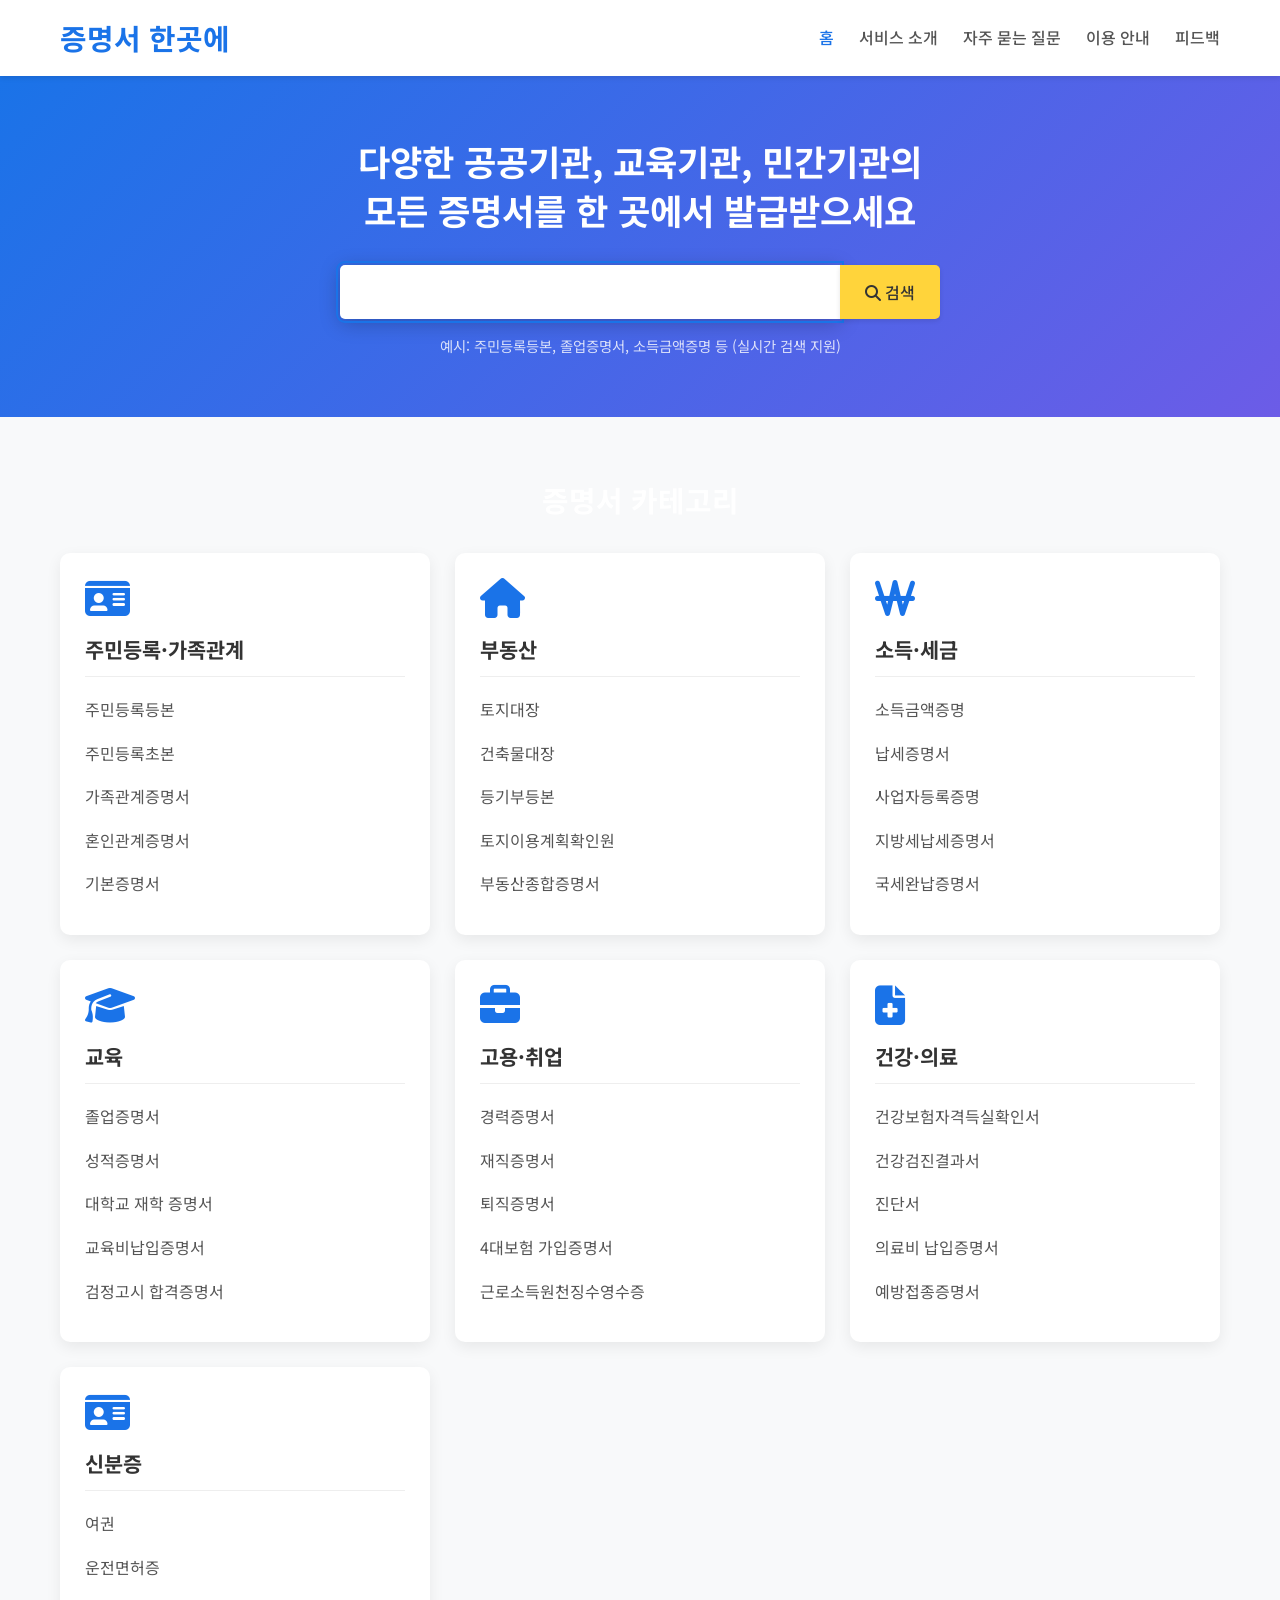
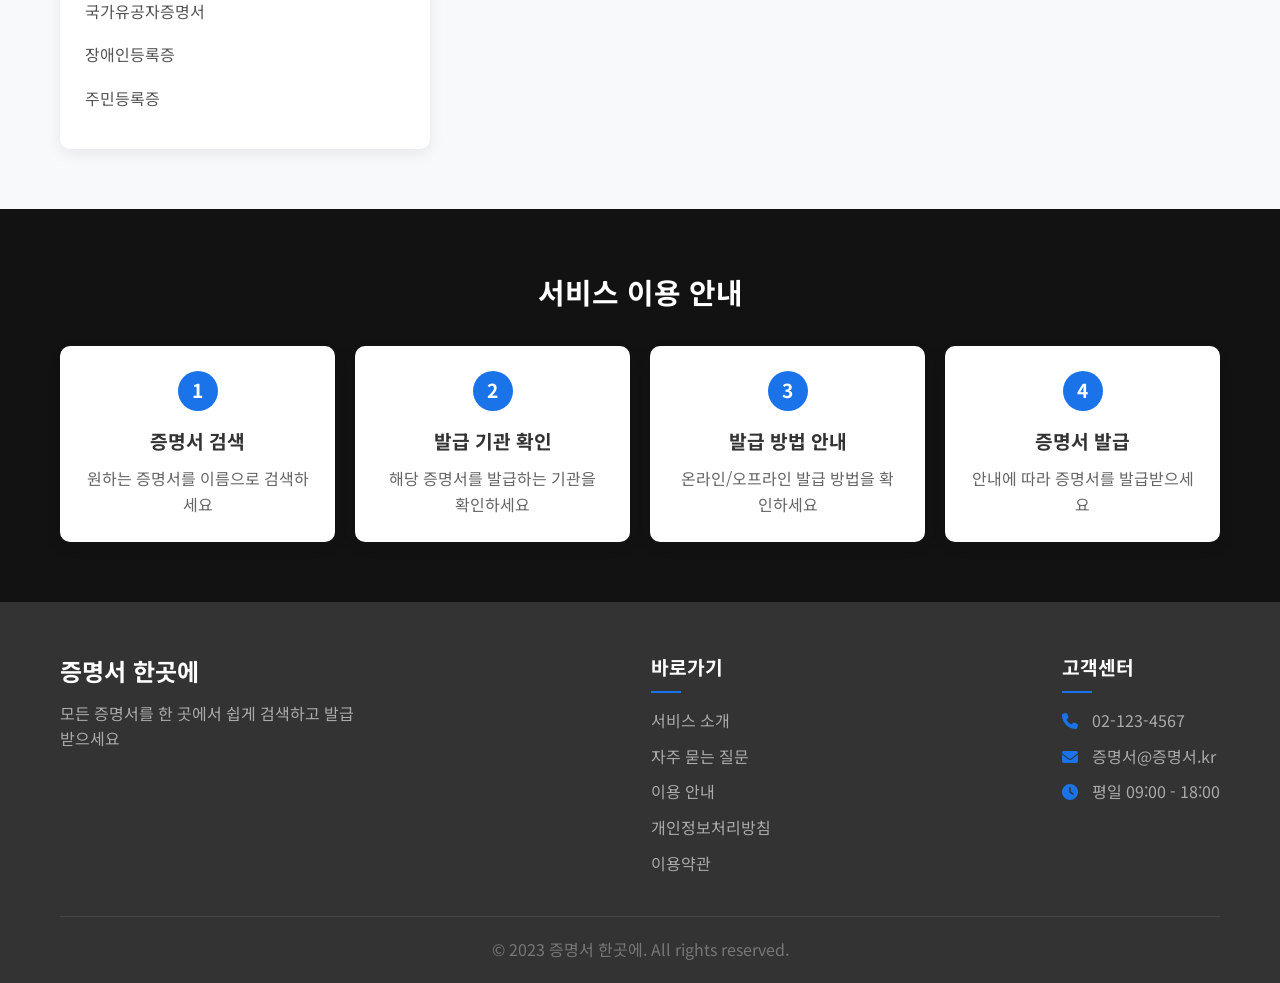
<file: index.html>
<!DOCTYPE html>
<html lang="ko">
<head>
    <meta charset="UTF-8">
    <meta name="viewport" content="width=device-width, initial-scale=1.0">
    <meta name="description" content="다양한 공공기관, 교육기관, 민간기관의 모든 증명서를 한 곳에서 검색하고 발급받을 수 있는 서비스입니다.">
    <!-- op 이미지 태그 로컬 이미지 경로-->
    <meta property="og:image" content="winter.jpeg">
    <meta name="keywords" content="증명서, 공공기관, 민원서류, 주민등록등본, 가족관계증명서, 소득증명서, 발급, 민원">
    <meta name="author" content="증명서 한곳에">
    <title>증명서 한곳에 - 모든 증명서를 한 곳에서</title>
    <link rel="stylesheet" href="styles.css">
    <link rel="stylesheet" href="https://cdnjs.cloudflare.com/ajax/libs/font-awesome/6.4.0/css/all.min.css">
    <link rel="preconnect" href="https://fonts.googleapis.com">
    <link rel="preconnect" href="https://fonts.gstatic.com" crossorigin>
    <link href="https://fonts.googleapis.com/css2?family=Noto+Sans+KR:wght@400;500;700&display=swap" rel="stylesheet">
    <!-- 파비콘 추가 -->
    <link rel="icon" type="image/png" href="https://img.icons8.com/color/48/000000/certificate.png">
</head>
<body>
    <header>
        <div class="container">
            <div class="logo">
                <h1><a href="index.html" aria-label="증명서 한곳에 홈페이지">증명서 한곳에</a></h1>
            </div>
            <nav aria-label="메인 메뉴">
                <ul>
                    <li><a href="#" class="active" aria-current="page">홈</a></li>
                    <li><a href="#">서비스 소개</a></li>
                    <li><a href="#">자주 묻는 질문</a></li>
                    <li><a href="#">이용 안내</a></li>
                    <li><a href="feed.html">피드백</a></li>
                </ul>
            </nav>
        </div>
    </header>

    <section class="hero">
        <div class="container">
            <h2>다양한 공공기관, 교육기관, 민간기관의<br>모든 증명서를 한 곳에서 발급받으세요</h2>
            <div class="search-box" role="search">
                <input type="text" id="search-input" placeholder="찾으시는 증명서 이름을 입력하세요" aria-label="증명서 검색" autocomplete="off">
                <button id="search-button" aria-label="검색하기"><i class="fas fa-search"></i> 검색</button>
            </div>
            <p class="search-hint">예시: 주민등록등본, 졸업증명서, 소득금액증명 등 (실시간 검색 지원)</p>
        </div>
    </section>

    <section class="categories">
        <div class="container">
            <h3>증명서 카테고리</h3>
            <div class="category-container">
                <div class="category-card" tabindex="0" role="button" aria-label="주민등록·가족관계 카테고리">
                    <i class="fas fa-id-card" aria-hidden="true"></i>
                    <h4>주민등록·가족관계</h4>
                    <ul>
                        <li><a href="#" aria-label="주민등록등본 검색">주민등록등본</a></li>
                        <li><a href="#" aria-label="주민등록초본 검색">주민등록초본</a></li>
                        <li><a href="#" aria-label="가족관계증명서 검색">가족관계증명서</a></li>
                        <li><a href="#" aria-label="혼인관계증명서 검색">혼인관계증명서</a></li>
                        <li><a href="#" aria-label="기본증명서 검색">기본증명서</a></li>
                    </ul>
                </div>
                <div class="category-card" tabindex="0" role="button" aria-label="부동산 카테고리">
                    <i class="fas fa-home" aria-hidden="true"></i>
                    <h4>부동산</h4>
                    <ul>
                        <li><a href="#" aria-label="토지대장 검색">토지대장</a></li>
                        <li><a href="#" aria-label="건축물대장 검색">건축물대장</a></li>
                        <li><a href="#" aria-label="등기부등본 검색">등기부등본</a></li>
                        <li><a href="#" aria-label="토지이용계획확인원 검색">토지이용계획확인원</a></li>
                        <li><a href="#" aria-label="부동산종합증명서 검색">부동산종합증명서</a></li>
                    </ul>
                </div>
                <div class="category-card" tabindex="0" role="button" aria-label="소득·세금 카테고리">
                    <i class="fas fa-won-sign" aria-hidden="true"></i>
                    <h4>소득·세금</h4>
                    <ul>
                        <li><a href="#" aria-label="소득금액증명 검색">소득금액증명</a></li>
                        <li><a href="#" aria-label="납세증명서 검색">납세증명서</a></li>
                        <li><a href="#" aria-label="사업자등록증명 검색">사업자등록증명</a></li>
                        <li><a href="#" aria-label="지방세납세증명서 검색">지방세납세증명서</a></li>
                        <li><a href="#" aria-label="국세완납증명서 검색">국세완납증명서</a></li>
                    </ul>
                </div>
                <div class="category-card" tabindex="0" role="button" aria-label="교육 카테고리">
                    <i class="fas fa-graduation-cap" aria-hidden="true"></i>
                    <h4>교육</h4>
                    <ul>
                        <li><a href="#" aria-label="졸업증명서 검색">졸업증명서</a></li>
                        <li><a href="#" aria-label="성적증명서 검색">성적증명서</a></li>
                        <li><a href="#" aria-label="대학교 재학 증명서 검색">대학교 재학 증명서</a></li>
                        <li><a href="#" aria-label="교육비납입증명서 검색">교육비납입증명서</a></li>
                        <li><a href="#" aria-label="검정고시 합격증명서 검색">검정고시 합격증명서</a></li>
                    </ul>
                </div>
                <div class="category-card" tabindex="0" role="button" aria-label="고용·취업 카테고리">
                    <i class="fas fa-briefcase" aria-hidden="true"></i>
                    <h4>고용·취업</h4>
                    <ul>
                        <li><a href="#" aria-label="경력증명서 검색">경력증명서</a></li>
                        <li><a href="#" aria-label="재직증명서 검색">재직증명서</a></li>
                        <li><a href="#" aria-label="퇴직증명서 검색">퇴직증명서</a></li>
                        <li><a href="#" aria-label="4대보험 가입증명서 검색">4대보험 가입증명서</a></li>
                        <li><a href="#" aria-label="근로소득원천징수영수증 검색">근로소득원천징수영수증</a></li>
                    </ul>
                </div>
                <div class="category-card" tabindex="0" role="button" aria-label="건강·의료 카테고리">
                    <i class="fas fa-file-medical" aria-hidden="true"></i>
                    <h4>건강·의료</h4>
                    <ul>
                        <li><a href="#" aria-label="건강보험자격득실확인서 검색">건강보험자격득실확인서</a></li>
                        <li><a href="#" aria-label="건강검진결과서 검색">건강검진결과서</a></li>
                        <li><a href="#" aria-label="진단서 검색">진단서</a></li>
                        <li><a href="#" aria-label="의료비 납입증명서 검색">의료비 납입증명서</a></li>
                        <li><a href="#" aria-label="예방접종증명서 검색">예방접종증명서</a></li>
                    </ul>
                </div>
                <div class="category-card" tabindex="0" role="button" aria-label="신분증 카테고리">
                    <i class="fas fa-id-card" aria-hidden="true"></i>
                    <h4>신분증</h4>
                    <ul>
                        <li><a href="https://www.gov.kr/mw/AA020InfoCappView.do?CappBizCD=12600000001" aria-label="여권 검색">여권</a></li>
                        <li><a href="https://www.gov.kr/mw/AA020InfoCappView.do?HighCtgCD=A08004&CappBizCD=13200000029" aria-label="운전면허증 검색">운전면허증</a></li>
                        <li><a href="https://www.mpva.go.kr/mpva/index.do" aria-label="국가유공자증명서 검색">국가유공자증명서</a></li>
                        <li><a href="https://www.gov.kr/mw/AA020InfoCappView.do?HighCtgCD=&CappBizCD=14600000273" aria-label="장애인등록증 검색">장애인등록증</a></li>
                        <li><a href="https://www.gov.kr/mw/AA020InfoCappView.do?HighCtgCD=A01010&CappBizCD=13100000018" aria-label="주민등록증 검색">주민등록증</a></li>
                    </ul>
                </div>
            </div>
        </div>
    </section>

    <section class="service-info">
        <div class="container">
            <h3>서비스 이용 안내</h3>
            <div class="service-steps">
                <div class="step">
                    <div class="step-number">1</div>
                    <h4>증명서 검색</h4>
                    <p>원하는 증명서를 이름으로 검색하세요</p>
                </div>
                <div class="step">
                    <div class="step-number">2</div>
                    <h4>발급 기관 확인</h4>
                    <p>해당 증명서를 발급하는 기관을 확인하세요</p>
                </div>
                <div class="step">
                    <div class="step-number">3</div>
                    <h4>발급 방법 안내</h4>
                    <p>온라인/오프라인 발급 방법을 확인하세요</p>
                </div>
                <div class="step">
                    <div class="step-number">4</div>
                    <h4>증명서 발급</h4>
                    <p>안내에 따라 증명서를 발급받으세요</p>
                </div>
            </div>
        </div>
    </section>

    

    <footer>
        <div class="container">
            <div class="footer-content">
                <div class="footer-logo">
                    <h2>증명서 한곳에</h2>
                    <p>모든 증명서를 한 곳에서 쉽게 검색하고 발급받으세요</p>
                </div>
                <div class="footer-links">
                    <h4>바로가기</h4>
                    <ul>
                        <li><a href="#">서비스 소개</a></li>
                        <li><a href="#">자주 묻는 질문</a></li>
                        <li><a href="#">이용 안내</a></li>
                        <li><a href="#">개인정보처리방침</a></li>
                        <li><a href="#">이용약관</a></li>
                    </ul>
                </div>
                <div class="footer-contact">
                    <h4>고객센터</h4>
                    <p><i class="fas fa-phone" aria-hidden="true"></i> 02-123-4567</p>
                    <p><i class="fas fa-envelope" aria-hidden="true"></i> 증명서@증명서.kr</p>
                    <p><i class="fas fa-clock" aria-hidden="true"></i> 평일 09:00 - 18:00</p>
                </div>
            </div>
            <div class="copyright">
                <p>&copy; 2023 증명서 한곳에. All rights reserved.</p>
            </div>
        </div>
    </footer>

    <script src="script.js"></script>
</body>
</html>
</file>
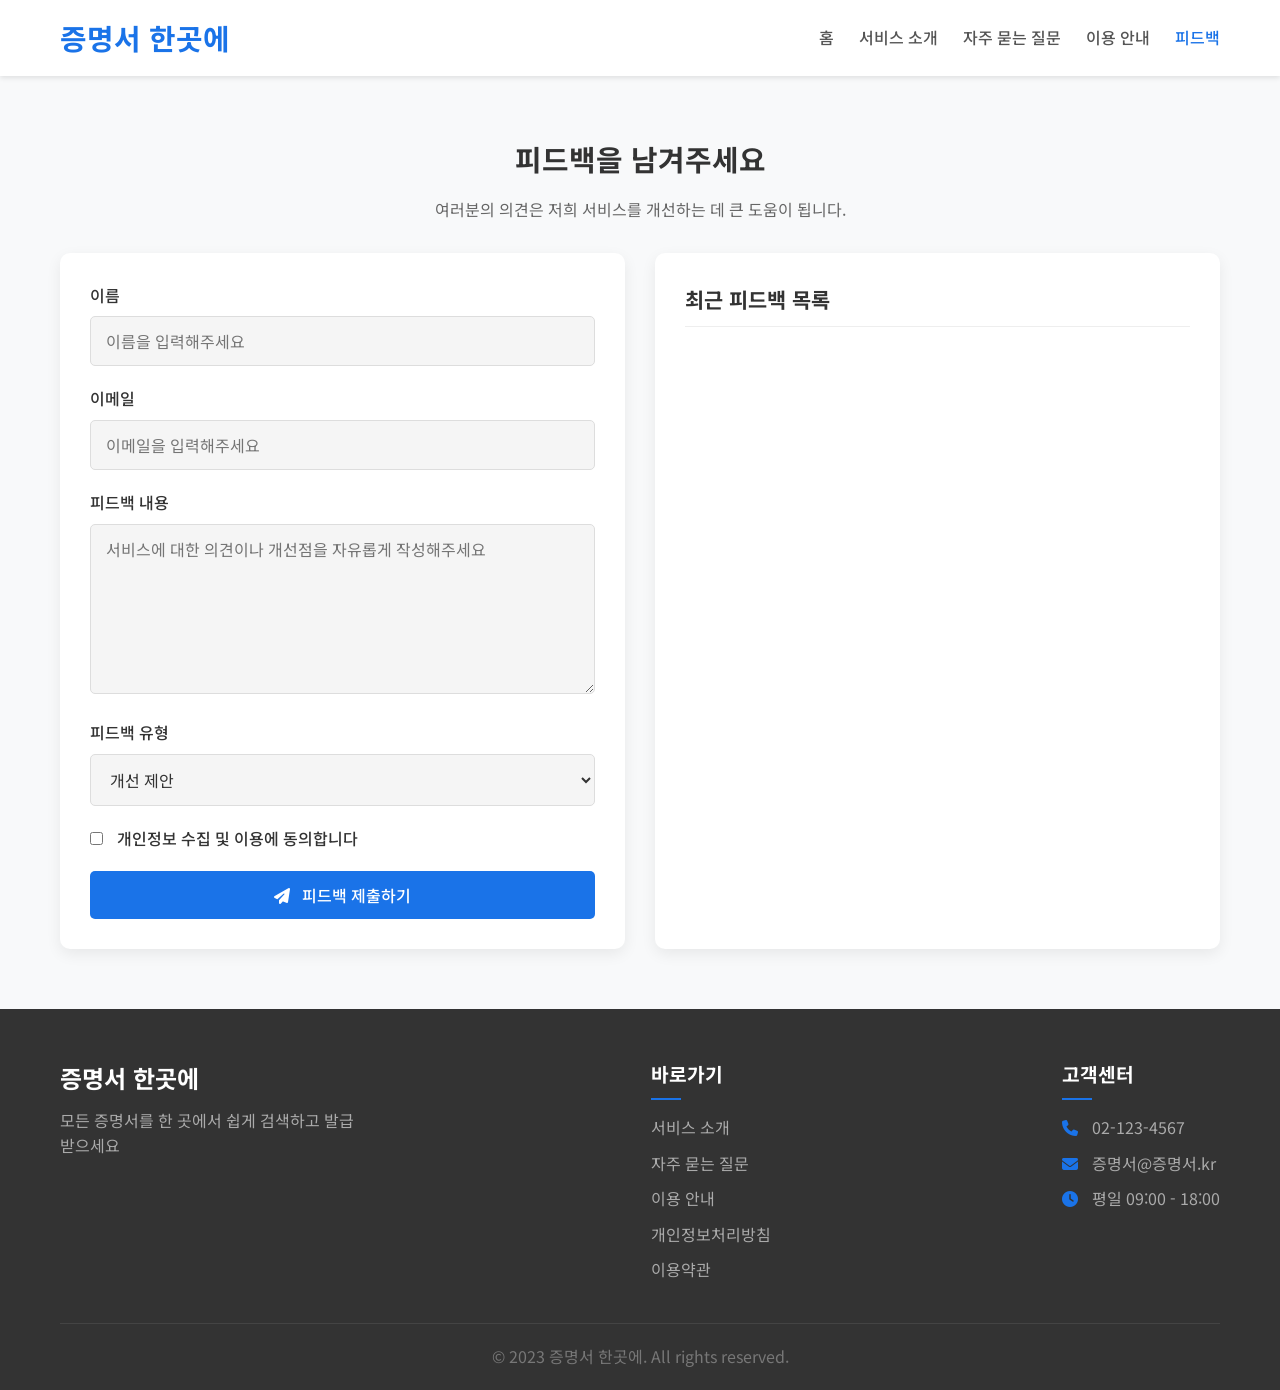
<file: feed.html>
<!DOCTYPE html>
<html lang="ko">
<head>
    <meta charset="UTF-8">
    <meta name="viewport" content="width=device-width, initial-scale=1.0">
    <meta name="description" content="증명서 한곳에 서비스에 대한 피드백을 남겨주세요.">
    <meta name="keywords" content="피드백, 증명서, 공공기관, 민원서류, 의견">
    <meta name="author" content="증명서 한곳에">
    <title>피드백 - 증명서 한곳에</title>
    <link rel="stylesheet" href="styles.css">
    <link rel="stylesheet" href="https://cdnjs.cloudflare.com/ajax/libs/font-awesome/6.4.0/css/all.min.css">
    <link rel="preconnect" href="https://fonts.googleapis.com">
    <link rel="preconnect" href="https://fonts.gstatic.com" crossorigin>
    <link href="https://fonts.googleapis.com/css2?family=Noto+Sans+KR:wght@400;500;700&display=swap" rel="stylesheet">
    <link rel="icon" type="image/png" href="https://img.icons8.com/color/48/000000/certificate.png">
</head>
<body>
    <header>
        <div class="container">
            <div class="logo">
                <h1><a href="index.html" aria-label="증명서 한곳에 홈페이지">증명서 한곳에</a></h1>
            </div>
            <nav aria-label="메인 메뉴">
                <ul>
                    <li><a href="index.html">홈</a></li>
                    <li><a href="#">서비스 소개</a></li>
                    <li><a href="#">자주 묻는 질문</a></li>
                    <li><a href="#">이용 안내</a></li>
                    <li><a href="feed.html" class="active" aria-current="page">피드백</a></li>
                </ul>
            </nav>
        </div>
    </header>

    <section class="feedback-section">
        <div class="container">
            <h2>피드백을 남겨주세요</h2>
            <p class="section-description">여러분의 의견은 저희 서비스를 개선하는 데 큰 도움이 됩니다.</p>
            
            <div class="feedback-layout">
                <div class="feedback-form-container">
                    <form id="feedbackForm" class="feedback-form">
                        <div class="form-group">
                            <label for="name">이름</label>
                            <input type="text" id="name" name="name" placeholder="이름을 입력해주세요" required>
                        </div>
                        
                        <div class="form-group">
                            <label for="email">이메일</label>
                            <input type="email" id="email" name="email" placeholder="이메일을 입력해주세요" required>
                        </div>
                        
                        <div class="form-group">
                            <label for="feedback">피드백 내용</label>
                            <textarea id="feedback" name="feedback" rows="6" placeholder="서비스에 대한 의견이나 개선점을 자유롭게 작성해주세요" required></textarea>
                        </div>
                        
                        <div class="form-group">
                            <label for="category">피드백 유형</label>
                            <select id="category" name="category">
                                <option value="suggestion">개선 제안</option>
                                <option value="error">오류 신고</option>
                                <option value="compliment">칭찬</option>
                                <option value="question">문의사항</option>
                                <option value="other">기타</option>
                            </select>
                        </div>
                        
                        <div class="form-group">
                            <label class="checkbox-container">
                                <input type="checkbox" id="agree" name="agree" required>
                                <span class="checkmark"></span>
                                개인정보 수집 및 이용에 동의합니다
                            </label>
                        </div>
                        
                        <button type="submit" class="submit-btn"><i class="fas fa-paper-plane"></i> 피드백 제출하기</button>
                    </form>
                </div>
                
                <div class="feedback-list-container">
                    <h3>최근 피드백 목록</h3>
                    <div class="feedback-list" id="feedbackList">
                        <!-- 피드백 목록이 여기에 동적으로 추가됩니다 -->
                    </div>
                </div>
            </div>
        </div>
    </section>

    <footer>
        <div class="container">
            <div class="footer-content">
                <div class="footer-logo">
                    <h2>증명서 한곳에</h2>
                    <p>모든 증명서를 한 곳에서 쉽게 검색하고 발급받으세요</p>
                </div>
                <div class="footer-links">
                    <h4>바로가기</h4>
                    <ul>
                        <li><a href="#">서비스 소개</a></li>
                        <li><a href="#">자주 묻는 질문</a></li>
                        <li><a href="#">이용 안내</a></li>
                        <li><a href="#">개인정보처리방침</a></li>
                        <li><a href="#">이용약관</a></li>
                    </ul>
                </div>
                <div class="footer-contact">
                    <h4>고객센터</h4>
                    <p><i class="fas fa-phone" aria-hidden="true"></i> 02-123-4567</p>
                    <p><i class="fas fa-envelope" aria-hidden="true"></i> 증명서@증명서.kr</p>
                    <p><i class="fas fa-clock" aria-hidden="true"></i> 평일 09:00 - 18:00</p>
                </div>
            </div>
            <div class="copyright">
                <p>&copy; 2023 증명서 한곳에. All rights reserved.</p>
            </div>
        </div>
    </footer>

    <script src="script.js"></script>
</body>
</html>
</file>
<file: styles.css>
/* 전체 스타일 리셋 */
* {
    margin: 0;
    padding: 0;
    box-sizing: border-box;
    font-family: 'Noto Sans KR', sans-serif;
}

body {
    background-color: #f8f9fa;
    color: #333;
    line-height: 1.6;
}

a {
    text-decoration: none;
    color: inherit;
}

ul {
    list-style: none;
}

.container {
    max-width: 1200px;
    margin: 0 auto;
    padding: 0 20px;
}

/* 헤더 스타일 */
header {
    background-color: #fff;
    box-shadow: 0 2px 5px rgba(0, 0, 0, 0.1);
    position: sticky;
    top: 0;
    z-index: 100;
}

header .container {
    display: flex;
    justify-content: space-between;
    align-items: center;
    padding: 15px 20px;
}

.logo h1 {
    font-size: 1.8rem;
    font-weight: 700;
    color: #1a73e8;
}

nav ul {
    display: flex;
}

nav ul li {
    margin-left: 25px;
}

nav ul li a {
    font-size: 1rem;
    font-weight: 500;
    color: #555;
    transition: color 0.3s;
}

nav ul li a:hover,
nav ul li a.active {
    color: #1a73e8;
}

/* 히어로 섹션 */
.hero {
    background: linear-gradient(135deg, #1a73e8, #6c5ce7);
    color: #fff;
    padding: 60px 0;
    text-align: center;
}

.hero h2 {
    font-size: 2.2rem;
    margin-bottom: 30px;
    line-height: 1.4;
}

.search-box {
    max-width: 600px;
    margin: 0 auto;
    display: flex;
    position: relative;
}

.search-box input {
    flex: 1;
    padding: 15px;
    border: none;
    border-radius: 5px 0 0 5px;
    font-size: 1rem;
    box-shadow: 0 2px 5px rgba(0, 0, 0, 0.1);
    transition: all 0.3s ease;
}

.search-box input:focus {
    box-shadow: 0 2px 15px rgba(0, 0, 0, 0.2);
}

.search-box button {
    background-color: #ffd43b;
    color: #333;
    border: none;
    padding: 15px 25px;
    font-size: 1rem;
    font-weight: 500;
    border-radius: 0 5px 5px 0;
    cursor: pointer;
    transition: background-color 0.3s;
    box-shadow: 0 2px 5px rgba(0, 0, 0, 0.1);
}

.search-box button:hover {
    background-color: #fcc419;
}

.search-hint {
    color: rgba(255, 255, 255, 0.8);
    font-size: 0.9rem;
    margin-top: 15px;
    text-align: center;
}

/* 검색 효과 */
.search-box.active input {
    box-shadow: 0 4px 20px rgba(0, 0, 0, 0.25);
}

@keyframes pulse {
    0% { transform: scale(1); }
    50% { transform: scale(1.02); }
    100% { transform: scale(1); }
}

.search-box input:focus {
    animation: pulse 2s infinite;
}

/* 카테고리 섹션 */
.categories {
    padding: 60px 0;
}

.categories h3 {
    font-size: 1.8rem;
    margin-bottom: 30px;
    text-align: center;
    color: #ffffff;
}

.category-container {
    display: grid;
    grid-template-columns: repeat(auto-fill, minmax(300px, 1fr));
    gap: 25px;
}

.category-card {
    background-color: #fff;
    border-radius: 10px;
    box-shadow: 0 5px 15px rgba(0, 0, 0, 0.07);
    padding: 25px;
    transition: transform 0.3s, box-shadow 0.3s;
}

.category-card:hover {
    transform: translateY(-5px);
    box-shadow: 0 8px 20px rgba(0, 0, 0, 0.1);
}

.category-card i {
    font-size: 2.5rem;
    color: #1a73e8;
    margin-bottom: 15px;
    display: block;
}

.category-card h4 {
    font-size: 1.3rem;
    margin-bottom: 15px;
    color: #333;
    border-bottom: 1px solid #eee;
    padding-bottom: 10px;
}

.category-card ul li {
    margin-bottom: 8px;
}

.category-card ul li a {
    color: #555;
    transition: color 0.3s;
    display: block;
    padding: 5px 0;
}

.category-card ul li a:hover {
    color: #1a73e8;
}

/* 서비스 이용 안내 */
.service-info {
    background-color: #121212;
    padding: 60px 0;
}

.service-info h3 {
    font-size: 1.8rem;
    margin-bottom: 30px;
    text-align: center;
    color: #ffffff;
}

.service-steps {
    display: flex;
    justify-content: space-between;
    flex-wrap: wrap;
    gap: 20px;
}

.step {
    background-color: #fff;
    border-radius: 10px;
    box-shadow: 0 5px 15px rgba(0, 0, 0, 0.07);
    padding: 25px;
    flex: 1;
    min-width: 200px;
    text-align: center;
}

.step-number {
    background-color: #1a73e8;
    color: #fff;
    width: 40px;
    height: 40px;
    border-radius: 50%;
    display: flex;
    align-items: center;
    justify-content: center;
    margin: 0 auto 15px;
    font-size: 1.2rem;
    font-weight: bold;
}

.step h4 {
    font-size: 1.2rem;
    margin-bottom: 10px;
    color: #333;
}

.step p {
    color: #666;
}

/* 푸터 */
footer {
    background-color: #333;
    color: #fff;
    padding: 50px 0 20px;
}

.footer-content {
    display: flex;
    flex-wrap: wrap;
    justify-content: space-between;
    gap: 40px;
    margin-bottom: 30px;
}

.footer-logo h2 {
    font-size: 1.5rem;
    margin-bottom: 10px;
}

.footer-logo p {
    color: #aaa;
    max-width: 300px;
}

.footer-links h4,
.footer-contact h4 {
    font-size: 1.2rem;
    margin-bottom: 15px;
    position: relative;
    padding-bottom: 10px;
}

.footer-links h4::after,
.footer-contact h4::after {
    content: '';
    position: absolute;
    bottom: 0;
    left: 0;
    width: 30px;
    height: 2px;
    background-color: #1a73e8;
}

.footer-links ul li {
    margin-bottom: 10px;
}

.footer-links ul li a {
    color: #aaa;
    transition: color 0.3s;
}

.footer-links ul li a:hover {
    color: #fff;
}

.footer-contact p {
    margin-bottom: 10px;
    color: #aaa;
}

.footer-contact p i {
    margin-right: 10px;
    color: #1a73e8;
}

.copyright {
    text-align: center;
    padding-top: 20px;
    border-top: 1px solid #444;
    color: #777;
}

/* 반응형 스타일 */
@media (max-width: 768px) {
    header .container {
        flex-direction: column;
        padding: 10px 15px;
    }
    
    .logo h1 {
        margin-bottom: 10px;
        text-align: center;
    }
    
    nav ul {
        justify-content: center;
        padding: 5px 0;
        flex-wrap: wrap;
    }
    
    nav ul li {
        margin: 5px 10px;
    }
    
    .hero {
        padding: 40px 0;
    }
    
    .hero h2 {
        font-size: 1.5rem;
        margin-bottom: 20px;
    }
    
    .search-box {
        flex-direction: column;
        max-width: 90%;
        gap: 10px;
    }
    
    .search-box input {
        border-radius: 5px;
        padding: 12px;
        width: 100%;
    }
    
    .search-box button {
        border-radius: 5px;
        padding: 12px;
        width: 100%;
    }
    
    .category-container {
        grid-template-columns: 1fr;
    }
    
    .category-card {
        padding: 15px;
    }
    
    .service-steps {
        flex-direction: column;
    }
    
    .step {
        width: 100%;
        margin-bottom: 15px;
    }
    
    .footer-content {
        flex-direction: column;
        gap: 20px;
    }
}

/* 태블릿 최적화 */
@media (min-width: 769px) and (max-width: 1024px) {
    .category-container {
        grid-template-columns: repeat(2, 1fr);
    }
    
    .service-steps {
        flex-wrap: wrap;
    }
    
    .step {
        flex: 0 0 calc(50% - 10px);
        margin-bottom: 20px;
    }
    
    .hero h2 {
        font-size: 1.8rem;
    }
}

/* 접근성 개선 */
:focus {
    outline: 2px solid #1a73e8;
    outline-offset: 2px;
}

input:focus::placeholder {
    color: transparent;
}

button:focus {
    box-shadow: 0 0 0 3px rgba(26, 115, 232, 0.3);
}

/* 터치 기기 최적화 */
@media (hover: none) {
    .category-card, .result-card, button, a {
        transition: none;
    }
    
    .category-card:active, .result-card:active {
        transform: scale(0.98);
    }
    
    .search-box button:active {
        background-color: #fcc419;
    }
}

/* 다크 모드 지원 (시스템 설정 기반) */
@media (prefers-color-scheme: dark) {
    body {
        background-color: #121212;
        color: #e0e0e0;
    }
    
    header, .category-card, .step, .result-card {
        background-color: #1e1e1e;
        color: #e0e0e0;
    }
    
    .logo h1 {
        color: #4285f4;
    }
    
    .hero {
        background: linear-gradient(135deg, #1a237e, #4a148c);
    }
    
    .category-card h4, .step h4 {
        color: #e0e0e0;
        border-color: #333;
    }
    
    .category-card ul li a {
        color: #bbb;
    }
    
    .category-card ul li a:hover {
        color: #4285f4;
    }
    
    .search-box input {
        background-color: #2a2a2a;
        color: #e0e0e0;
        border: 1px solid #444;
    }
    
    .search-box button {
        background-color: #ffd43b;
    }
    
    .search-box button:hover {
        background-color: #e6be32;
    }
    
    .no-results {
        background-color: #1e1e1e;
    }
    
    .result-card {
        background-color: #1e1e1e;
    }
    
    .cert-link {
        background-color: #4285f4;
    }
    
    .cert-link:hover {
        background-color: #3367d6;
    }
    
    .suggestion-tag, .related-tag {
        background-color: #263238;
        color: #4285f4;
    }
    
    .suggestion-tag:hover, .related-tag:hover {
        background-color: #37474f;
    }
    
    .highlight {
        background-color: #7f6d00;
        color: #fff;
    }
    
    .feedback-section {
        background-color: #121212;
    }
    
    .feedback-section h2,
    .feedback-form label,
    .feedback-list-container h3,
    .feedback-name {
        color: #e0e0e0;
    }
    
    .section-description,
    .feedback-text {
        color: #aaa;
    }
    
    .feedback-form-container,
    .feedback-list-container {
        background-color: #1e1e1e;
        box-shadow: 0 5px 15px rgba(0, 0, 0, 0.2);
    }
    
    .feedback-form input[type="text"],
    .feedback-form input[type="email"],
    .feedback-form textarea,
    .feedback-form select {
        background-color: #2a2a2a;
        border-color: #444;
        color: #e0e0e0;
    }
    
    .feedback-form input[type="text"]:focus,
    .feedback-form input[type="email"]:focus,
    .feedback-form textarea:focus,
    .feedback-form select:focus {
        background-color: #333;
        border-color: #4285f4;
        box-shadow: 0 0 0 3px rgba(66, 133, 244, 0.2);
    }
    
    .checkbox-container {
        color: #e0e0e0;
    }
    
    .submit-btn {
        background-color: #4285f4;
    }
    
    .submit-btn:hover {
        background-color: #3367d6;
    }
    
    .feedback-item {
        border-bottom-color: #333;
    }
    
    .feedback-item:hover {
        background-color: #2a2a2a;
    }
    
    .feedback-list-container h3 {
        border-bottom-color: #333;
    }
    
    .feedback-date {
        color: #999;
    }
    
    .feedback-category {
        background-color: #2a2a2a;
        color: #aaa;
    }
    
    .feedback-category.suggestion {
        background-color: #0d47a1;
        color: #e3f2fd;
    }
    
    .feedback-category.error {
        background-color: #b71c1c;
        color: #ffebee;
    }
    
    .feedback-category.compliment {
        background-color: #1b5e20;
        color: #e8f5e9;
    }
    
    .feedback-category.question {
        background-color: #e65100;
        color: #fff8e1;
    }
}

/* 폰트 임포트 */
@import url('https://fonts.googleapis.com/css2?family=Noto+Sans+KR:wght@300;400;500;700&display=swap');

/* 피드백 폼 스타일 */
.feedback-section {
    padding: 60px 0;
    background-color: #f8f9fa;
}

.feedback-section h2 {
    font-size: 1.8rem;
    margin-bottom: 15px;
    text-align: center;
    color: #333;
}

.section-description {
    text-align: center;
    margin-bottom: 30px;
    color: #666;
}

/* 피드백 레이아웃 */
.feedback-layout {
    display: flex;
    flex-wrap: wrap;
    gap: 30px;
    align-items: flex-start;
}

.feedback-form-container {
    flex: 1;
    min-width: 300px;
    background-color: #fff;
    border-radius: 10px;
    box-shadow: 0 5px 15px rgba(0, 0, 0, 0.07);
    padding: 30px;
}

/* 피드백 목록 컨테이너 */
.feedback-list-container {
    flex: 1;
    min-width: 300px;
    background-color: #fff;
    border-radius: 10px;
    box-shadow: 0 5px 15px rgba(0, 0, 0, 0.07);
    padding: 30px;
    align-self: stretch;
    display: flex;
    flex-direction: column;
}

.feedback-list-container h3 {
    font-size: 1.3rem;
    margin-bottom: 20px;
    padding-bottom: 10px;
    border-bottom: 1px solid #eee;
    color: #333;
}

.feedback-list {
    overflow-y: auto;
    max-height: 500px;
    flex-grow: 1;
}

.feedback-item {
    margin-bottom: 20px;
    padding-bottom: 20px;
    border-bottom: 1px solid #eee;
    transition: background-color 0.3s;
}

.feedback-item:last-child {
    margin-bottom: 0;
    padding-bottom: 0;
    border-bottom: none;
}

.feedback-item:hover {
    background-color: #f5f5f5;
    border-radius: 5px;
    padding: 10px;
    margin: 0 0 10px 0;
}

.feedback-item-header {
    display: flex;
    justify-content: space-between;
    margin-bottom: 10px;
}

.feedback-name {
    font-weight: 600;
    color: #333;
}

.feedback-date {
    font-size: 0.9rem;
    color: #777;
}

.feedback-category {
    display: inline-block;
    padding: 2px 8px;
    font-size: 0.8rem;
    border-radius: 20px;
    background-color: #e9ecef;
    color: #495057;
    margin-bottom: 10px;
}

.feedback-category.suggestion {
    background-color: #e3f2fd;
    color: #1565c0;
}

.feedback-category.error {
    background-color: #ffebee;
    color: #c62828;
}

.feedback-category.compliment {
    background-color: #e8f5e9;
    color: #2e7d32;
}

.feedback-category.question {
    background-color: #fff8e1;
    color: #f57f17;
}

.feedback-text {
    color: #555;
    line-height: 1.5;
}

.feedback-form .form-group {
    margin-bottom: 20px;
}

.feedback-form label {
    display: block;
    margin-bottom: 8px;
    font-weight: 500;
    color: #333;
}

.feedback-form input[type="text"],
.feedback-form input[type="email"],
.feedback-form textarea,
.feedback-form select {
    width: 100%;
    padding: 12px 15px;
    border: 1px solid #ddd;
    border-radius: 5px;
    font-size: 1rem;
    background-color: #f5f5f5;
    color: #333;
    transition: border-color 0.3s, box-shadow 0.3s;
}

.feedback-form input[type="text"]:focus,
.feedback-form input[type="email"]:focus,
.feedback-form textarea:focus,
.feedback-form select:focus {
    border-color: #1a73e8;
    box-shadow: 0 0 0 3px rgba(26, 115, 232, 0.2);
    outline: none;
    background-color: #fff;
}

.feedback-form textarea {
    resize: vertical;
    min-height: 120px;
}

.checkbox-container {
    display: flex;
    align-items: center;
    user-select: none;
    color: #333;
    cursor: pointer;
}

.checkbox-container input {
    margin-right: 10px;
}

.submit-btn {
    background-color: #1a73e8;
    color: #fff;
    border: none;
    padding: 12px 25px;
    font-size: 1rem;
    font-weight: 500;
    border-radius: 5px;
    cursor: pointer;
    transition: background-color 0.3s;
    display: block;
    width: 100%;
    margin-top: 20px;
}

.submit-btn:hover {
    background-color: #1669d3;
}

.submit-btn i {
    margin-right: 8px;
}

/* 피드백 목록 응답형 조정 */
@media (max-width: 960px) {
    .feedback-layout {
        flex-direction: column;
    }
    
    .feedback-form-container,
    .feedback-list-container {
        width: 100%;
    }
    
    .feedback-list {
        max-height: 400px;
    }
} 




.search-results {
    padding: 50px 0;
    background-color: #f8f9fa;
}

.search-results h3 {
    font-size: 1.6rem;
    margin-bottom: 25px;
    color: #2c3e50;
}

.no-results {
    background-color: #ffffff;
    padding: 30px;
    text-align: center;
    border-radius: 10px;
    box-shadow: 0 2px 10px rgba(0, 0, 0, 0.05);
}

.no-results p {
    margin-bottom: 15px;
    color: #2c3e50;
}

.results-list {
    display: grid;
    grid-template-columns: repeat(auto-fill, minmax(350px, 1fr));
    gap: 20px;
}

.result-card {
    background-color: #ffffff;
    border-radius: 10px;
    box-shadow: 0 3px 10px rgba(0, 0, 0, 0.05);
    padding: 20px;
    transition: transform 0.3s, box-shadow 0.3s;
    border: 1px solid #e9ecef;
}

.result-card:hover {
    transform: translateY(-5px);
    box-shadow: 0 5px 15px rgba(0, 0, 0, 0.1);
}

.result-card h4 {
    font-size: 1.3rem;
    margin-bottom: 15px;
    color: #1a73e8;
}

.result-details p {
    margin-bottom: 10px;
    color: #495057;
}

.cert-link {
    display: inline-block;
    background-color: #1a73e8;
    color: #fff;
    padding: 8px 15px;
    border-radius: 5px;
    margin-top: 10px;
    transition: background-color 0.3s;
}

.cert-link:hover {
    background-color: #0d47a1;
}

/* 실시간 검색 관련 스타일 */
.loading-indicator {
    display: flex;
    flex-direction: column;
    align-items: center;
    justify-content: center;
    padding: 20px;
    margin-bottom: 20px;
}

.spinner {
    width: 40px;
    height: 40px;
    border: 4px solid #e9ecef;
    border-top: 4px solid #1a73e8;
    border-radius: 50%;
    animation: spin 1s linear infinite;
    margin-bottom: 10px;
}

@keyframes spin {
    0% { transform: rotate(0deg); }
    100% { transform: rotate(360deg); }
}

.highlight {
    background-color: #fff3cd;
    padding: 2px 0;
    font-weight: bold;
    color: #856404;
}

.suggestions, .related-terms {
    margin-top: 20px;
}

.suggestion-tags, .related-tags {
    display: flex;
    flex-wrap: wrap;
    gap: 10px;
    margin-top: 10px;
}

.suggestion-tag, .related-tag {
    background-color: #e3f2fd;
    color: #1a73e8;
    padding: 5px 15px;
    border-radius: 20px;
    font-size: 0.9rem;
    transition: background-color 0.3s;
}

.suggestion-tag:hover, .related-tag:hover {
    background-color: #bbdefb;
}

.related-terms h4 {
    font-size: 1.1rem;
    margin-bottom: 10px;
    color: #2c3e50;
}

@media (max-width: 768px) {
    .results-list {
        grid-template-columns: 1fr;
    }
    
    .suggestion-tags, .related-tags {
        justify-content: center;
    }
}

/* 검색 히스토리 스타일 */
.search-history {
    background-color: #ffffff;
    padding: 20px;
    margin-bottom: 30px;
    border-radius: 10px;
    box-shadow: 0 2px 10px rgba(0, 0, 0, 0.05);
    max-width: 800px;
    margin: -30px auto 30px;
    position: relative;
    z-index: 10;
    border: 1px solid #e9ecef;
}

.search-history h4 {
    font-size: 1.1rem;
    margin-bottom: 10px;
    color: #2c3e50;
}

.history-list {
    display: flex;
    flex-wrap: wrap;
    gap: 10px;
    margin-bottom: 15px;
}

.history-list li {
    display: flex;
    align-items: center;
    background-color: #f8f9fa;
    border-radius: 20px;
    overflow: hidden;
    border: 1px solid #e9ecef;
}

.history-item {
    padding: 5px 12px;
    font-size: 0.9rem;
    color: #495057;
}

.remove-history {
    background: none;
    border: none;
    color: #adb5bd;
    font-size: 1.2rem;
    cursor: pointer;
    padding: 0 8px;
    transition: color 0.3s;
}

.remove-history:hover {
    color: #dc3545;
}

.clear-history {
    background: none;
    border: none;
    color: #6c757d;
    font-size: 0.8rem;
    cursor: pointer;
    padding: 5px;
    float: right;
    margin-top: -30px;
}

.clear-history:hover {
    text-decoration: underline;
    color: #495057;
}

@media (max-width: 768px) {
    .search-history {
        margin: -20px 20px 20px;
    }
    
    .history-list {
        justify-content: center;
    }
}

@media (prefers-color-scheme: dark) {
    .search-results {
        background-color: #1a1a1a;
    }
    
    .search-results h3 {
        color: #e0e0e0;
    }
    
    .no-results {
        background-color: #2d2d2d;
    }
    
    .no-results p {
        color: #e0e0e0;
    }
    
    .result-card {
        background-color: #2d2d2d;
        border-color: #404040;
    }
    
    .result-card h4 {
        color: #64b5f6;
    }
    
    .result-details p {
        color: #e0e0e0;
    }
    
    .highlight {
        background-color: #4a4a4a;
        color: #ffd700;
    }
    
    .suggestion-tag, .related-tag {
        background-color: #3d3d3d;
        color: #64b5f6;
    }
    
    .suggestion-tag:hover, .related-tag:hover {
        background-color: #4a4a4a;
    }
    
    .search-history {
        background-color: #2d2d2d;
        border-color: #404040;
    }
    
    .search-history h4 {
        color: #e0e0e0;
    }
    
    .history-list li {
        background-color: #3d3d3d;
        border-color: #404040;
    }
    
    .history-item {
        color: #e0e0e0;
    }
    
    .remove-history {
        color: #808080;
    }
    
    .remove-history:hover {
        color: #ff6b6b;
    }
    
    .clear-history {
        color: #808080;
    }
    
    .clear-history:hover {
        color: #e0e0e0;
    }
}
</file>
